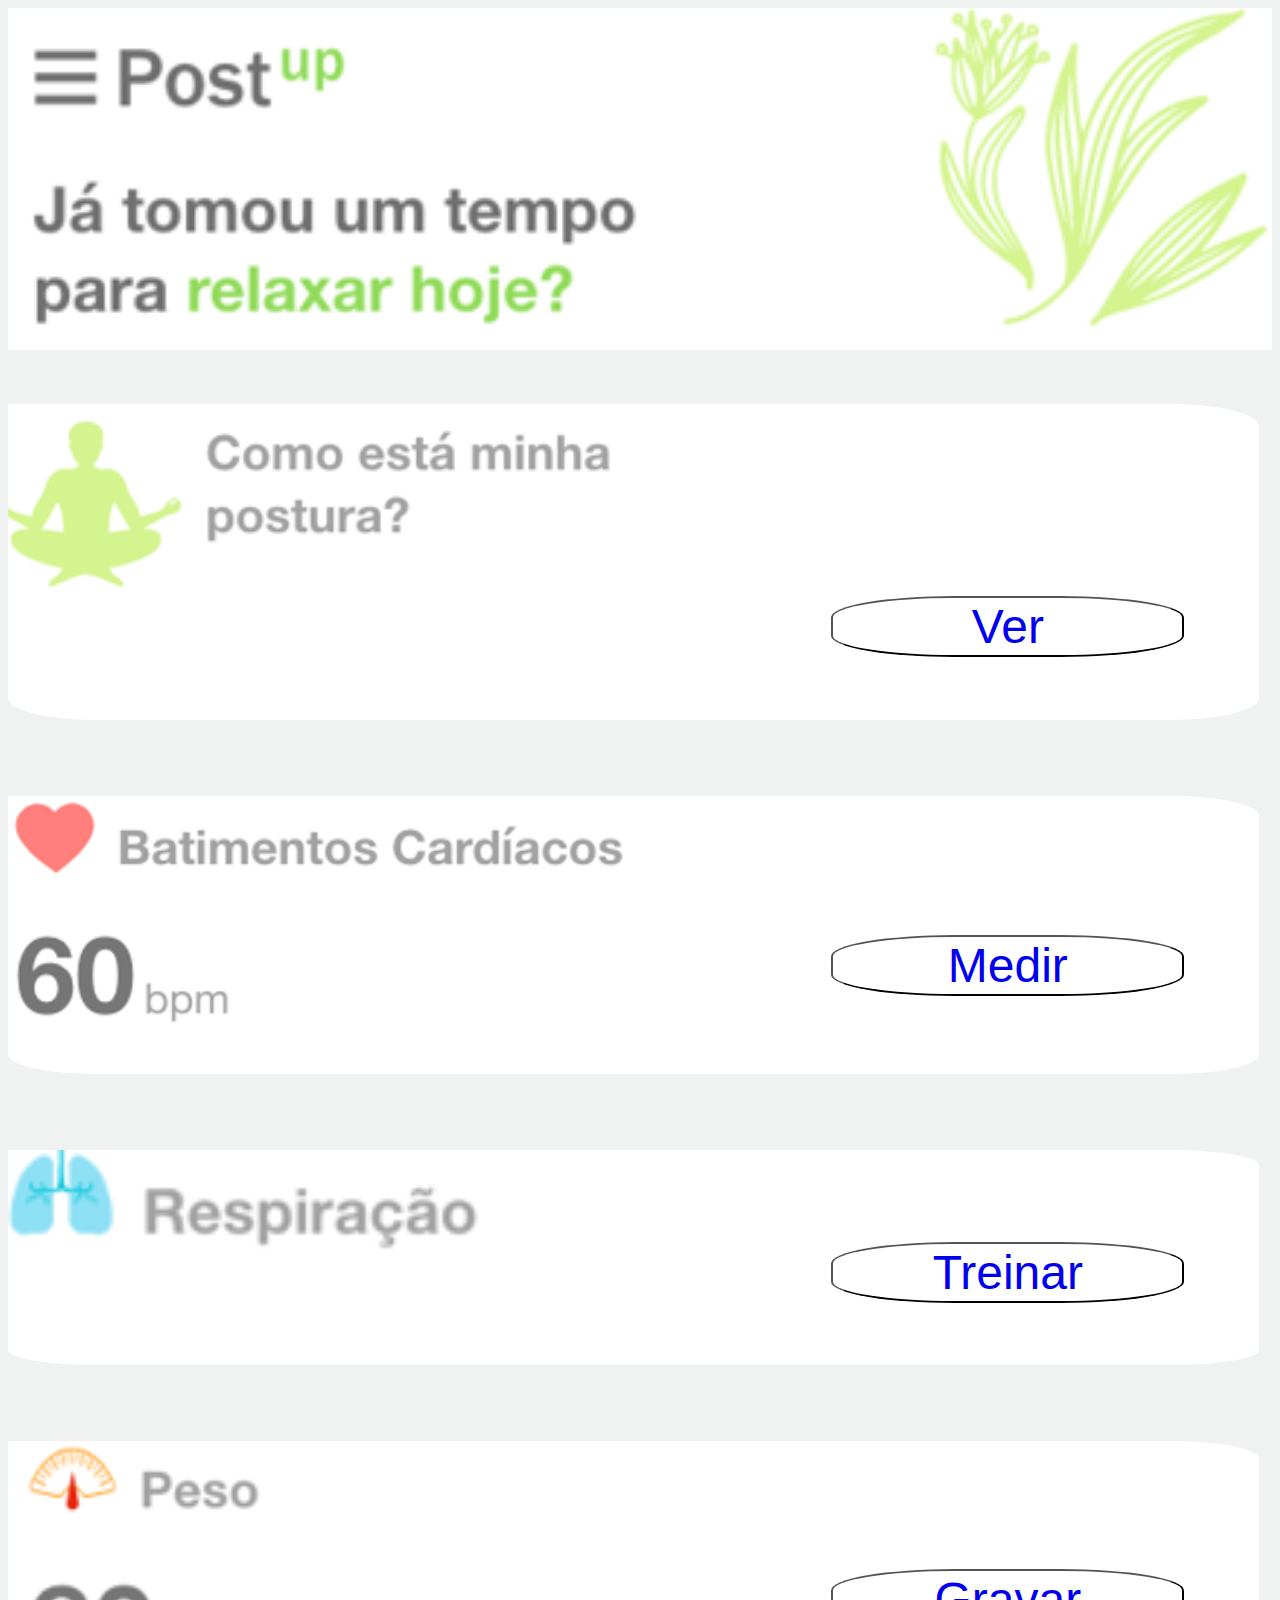
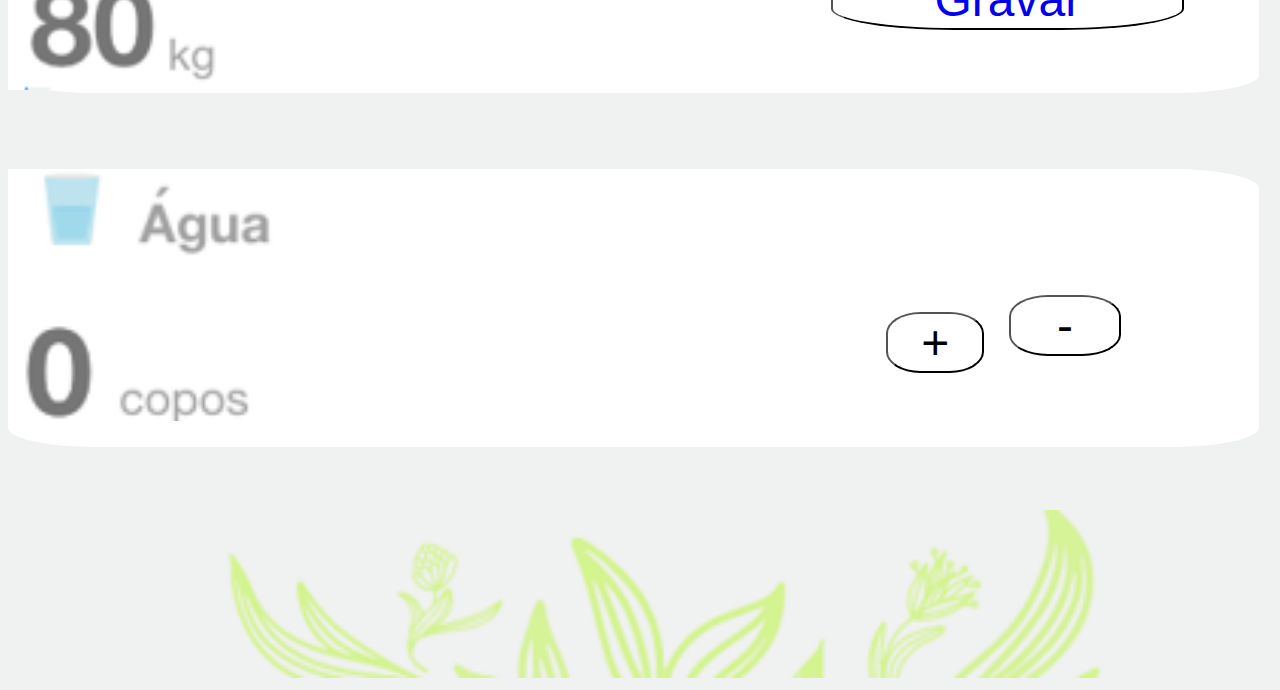
<file: index.html>
<!DOCTYPE html>
<html>
<head>
	<title>Pagina Inicial</title>
<link rel="shortcut icon" href="favicon.png" type="image/x-png"/>
<meta http-equiv=”Content-Type” content=”text/html; charset=iso-8859-1″>

</head>
<body>
<style>

body{
	background-color: #f0f1f1;
    font-family: "Helvetica Neue", Helvetica, Arial, sans-serif;
}

a.nounderline:link 
{ 
 text-decoration:none; 
} 
/* Gera um quadrado responsivo. */
.square{
    width: 99%;
    height: 5%; /* A mágica está aqui */
    padding-bottom: 25%; /* ... e está aqui */
    margin-top: 4%;
    text-align: center;
    position: relative;

}


.block{
  position: absolute;
  text-align: left;
  background: white;
  width: 100%;
  height: 100%;
  border-radius: 7%;
}
 
.pos{
	text-align: right;
	margin-top: 0%;
	margin-right: 6%;
}

.bot{
	font-size: 300%;
	background-color: white;
	width: 30%;
	border-radius: 35%;

}

.square1{
    width: 99%;
    height: 5%; /* A mágica está aqui */
    padding-bottom: 22%; /* ... e está aqui */
    margin-top: 6%;
    text-align: center;
    position: relative;

}


.block1{
  position: absolute;
  text-align: left;
  background: white;
  width: 100%;
  height: 100%;
  border-radius: 7%;
}
 
.pos1{
  text-align: right;
  margin-top: -8%;
  margin-right: 6%;
}

.bot1{
  font-size: 300%;
  background-color: white;
  width: 30%;
  border-radius: 35%;
}

.square2{
    width: 99%;
    height: 5%; /* A mágica está aqui */
    padding-bottom: 20%; /* ... e está aqui */
    margin-top: 6%;
    text-align: center;
    position: relative;

}


.block2{
  position: absolute;
  text-align: left;
  background: white;
  width: 100%;
  height: 100%;
  border-radius: 7%;
}
 
.pos2{
  text-align: right;
  margin-top: -10%;
  margin-right: 6%;
}

.bot2{
  font-size: 300%;
  background-color: white;
  width: 30%;
  border-radius: 35%;
}
	
.square3{
    width: 99%;
    height: 5%; /* A mágica está aqui */
    padding-bottom: 22%; /* ... e está aqui */
    margin-top: 6%;
    text-align: center;
    position: relative;

}


.block3{
  position: absolute;
  text-align: left;
  background: white;
  width: 100%;
  height: 100%;
  border-radius: 7%;
}
 
.pos3{
  text-align: right;
  margin-top: -9%;
  margin-right: 22%;
}

.bot3{
  font-size: 300%;
  background-color: white;
  width: 10%;
  border-radius: 35%;
}

.pos4{
  margin-top: -8%;
  margin-right: -14%; 
}

.bt4{
  font-size: 300%;
  background-color: white;
  width: 10%;
  border-radius: 35%;
}

.square5{
    width: 99%;
    height: 5%; /* A mágica está aqui */
    padding-bottom: 17%; /* ... e está aqui */
    margin-top: 6%;
    text-align: center;
    position: relative;

}


.block5{
  position: absolute;
  text-align: left;
  background: white;
  width: 100%;
  height: 100%;
  border-radius: 7%;
}
 
.pos5{
  text-align: right;
  margin-top: -3%;
  margin-right: 6%;
}

.bot5{
  font-size: 300%;
  background-color: white;
  width: 30%;
  border-radius: 35%;
}

.flor{
  text-align: center;
  margin-top: 5%;
}

</style>
<div class="foto">
	<img src="qq.png" width="100%">
</div>

<div class="square">
    <div class="block">
        <img src="sa.png" width="50%"> 
        		<div class="pos">
        			<button class="bot"><a href  ="postura.html" class="nounderline"> Ver</button></a>

        		</div>
    </div>
</div>
<div class="square1">
    <div class="block1">
        <img src="core.png" width="50%"> 
            <div class="pos1">
              <button class="bot1"><a href="batimentos.html" class="nounderline"> Medir</button></a>
            </div>
    </div>
</div>

<div class="square5">
    <div class="block5">
        <img src="resp.png" width="40%"> 
            <div class="pos5">
              <button class="bot5"><a href="respiracao.html" class="nounderline"> Treinar</button></a>
            </div>
    </div>
</div>

<div class="square2">
    <div class="block2">
        <img src="p2.png" width="22%"> 
            <div class="pos2">
              <button class="bot2"><a href="peso.html" class="nounderline"> Gravar</button></a>
            </div>
    </div>
</div>



<div class="square3">
    <div class="block3">
        <img src="ag.png" width="23%"> 
            <div class="pos3">
              <button class="bot3">+</button>
                  <div class="pos4">
                    <button class="bt4">-</button>
                  </div>
            </div>
    </div>
</div>

<div class="flor">
  <img src="flor.png" width="75%">
</div>

</body>
</html>
</file>
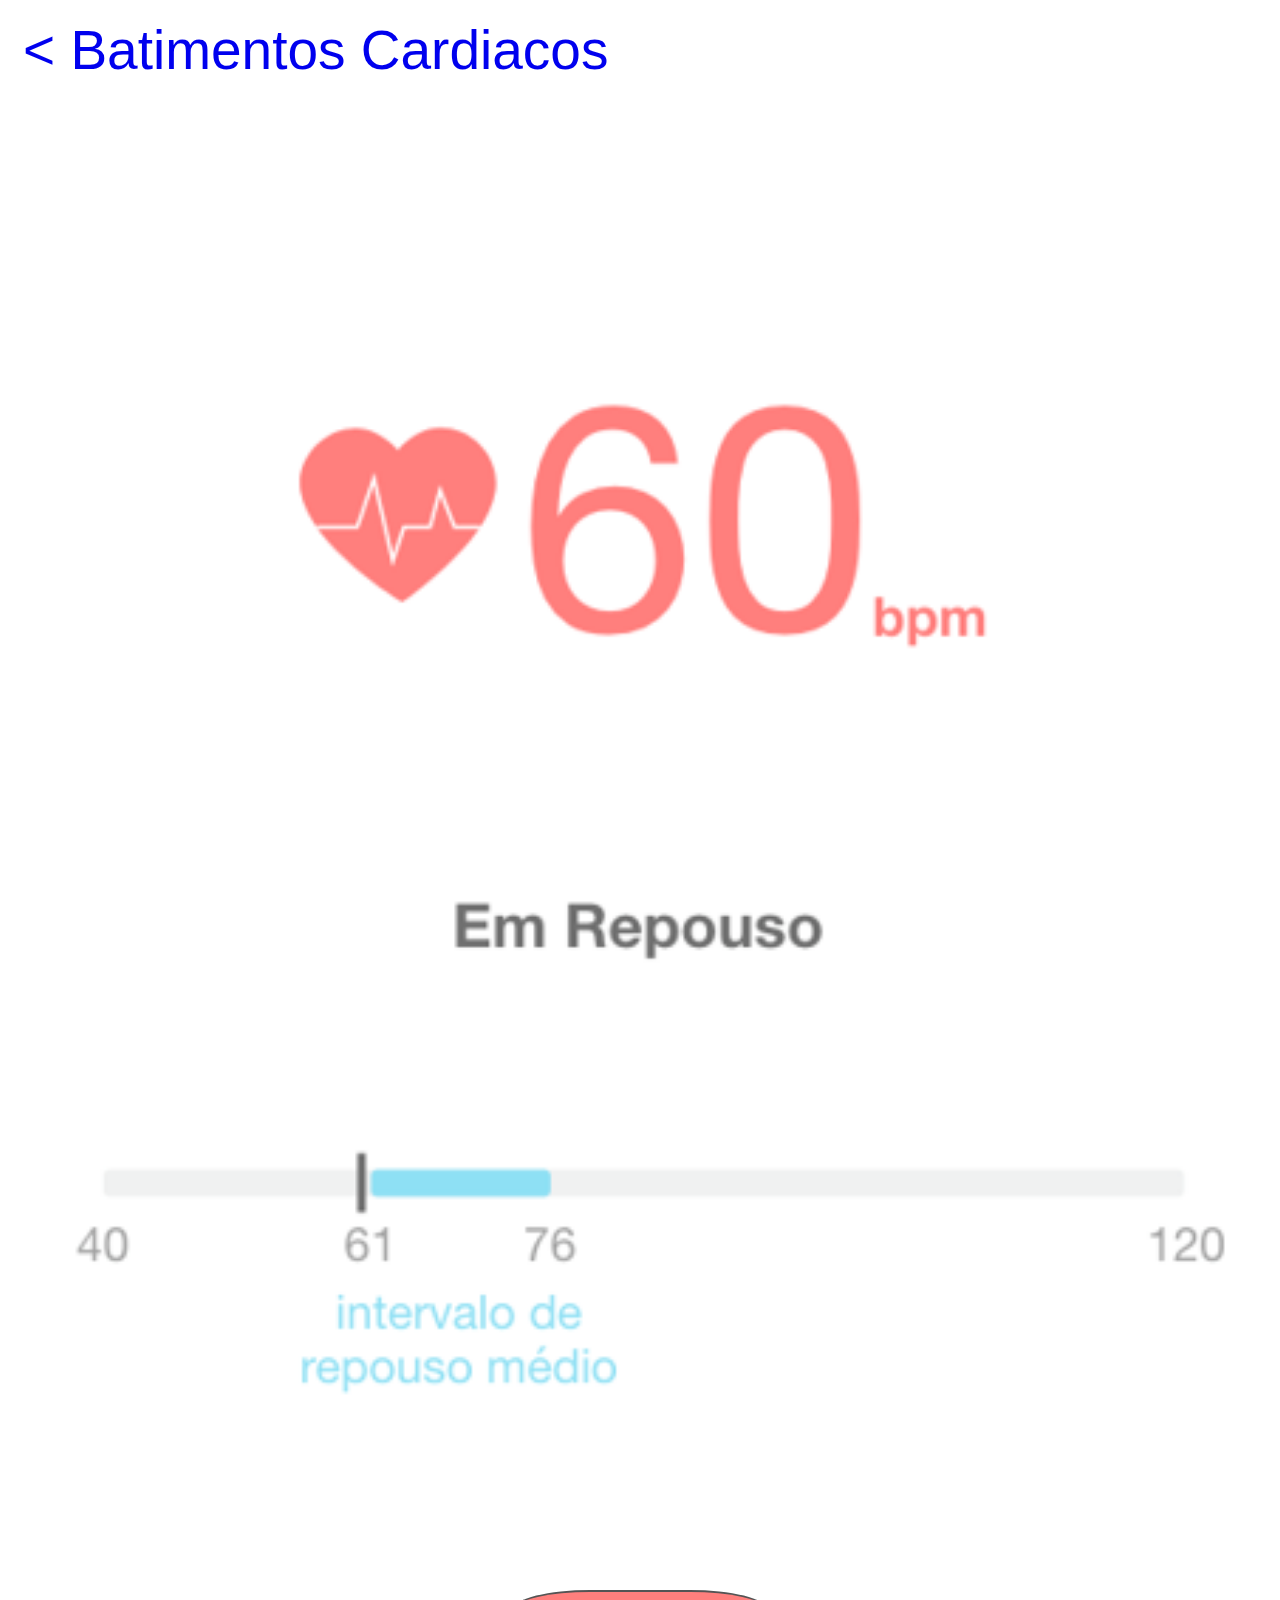
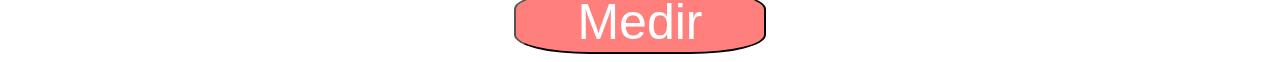
<file: batimentos.html>
<!DOCTYPE html>
<html>
<head>
	<title>Batimentos Cardíacos</title>
	<link rel="shortcut icon" href="favicon.png" type="image/x-png"/>
</head>
<body>
<style>

a.nounderline:link 
{ 
 text-decoration:none; 
} 

		.openbtn {
  font-size: 55px;
  cursor: pointer;
  background-color: white;
  color: black;
  padding: 10px 15px;
  border: none;
  color: #b3b3b3;
 
}

.openbtn:hover {
  background-color: white;
}	

.bat{
	text-align: center;
	margin-top: 20%;
	color:#595959;
	font-size: 17px;
}

.pos{
	text-align: center;
}

.nv{
	color:white;
	background: #ff7f7d;
	margin-top: 1%;
	font-size: 50px;
	border-radius: 30%;
	width: 20%;
}

</style>
<button class="openbtn"><a href="index.html" class="nounderline"> < Batimentos Cardiacos </button></a>
<div class="bat"><img src="bat.png" width="100%">
	<br><br>

</div>
<div class="pos">
<button class="nv">Medir</button>
</div>
</body>
</html>
</file>
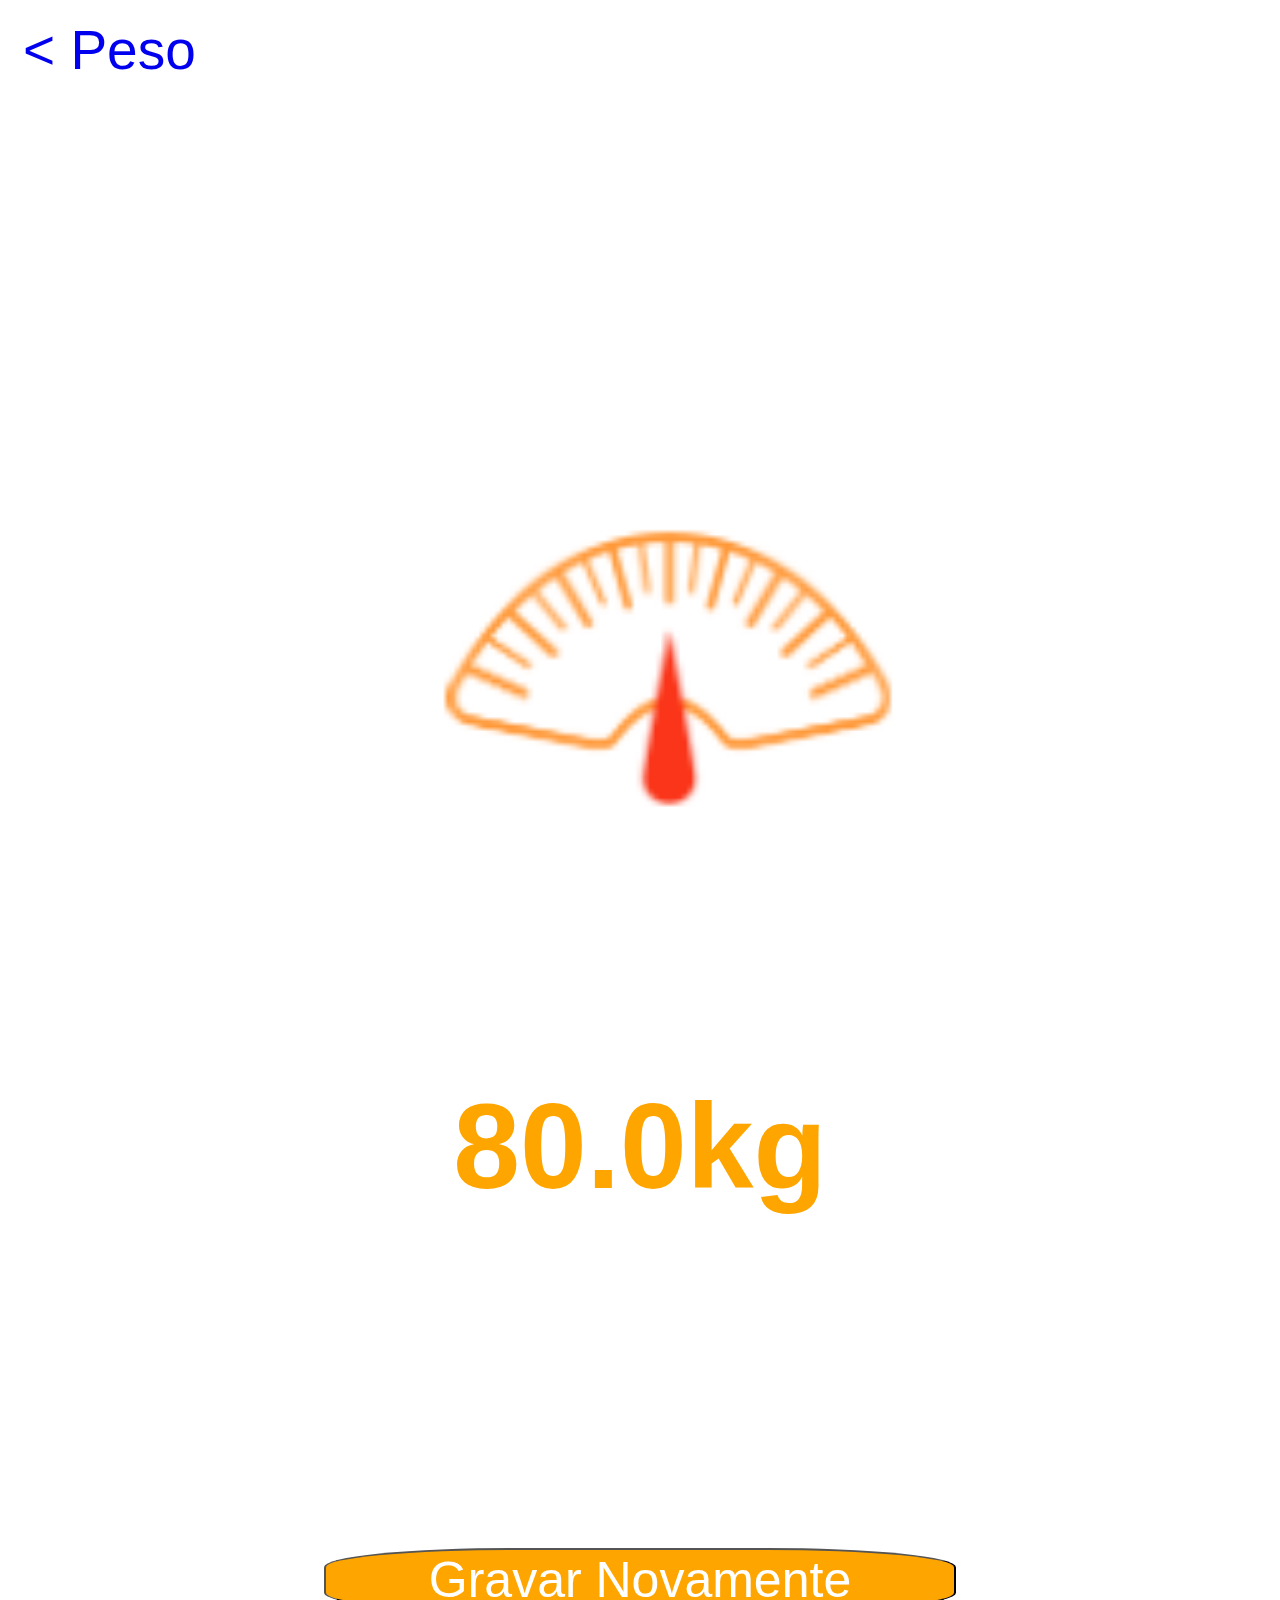
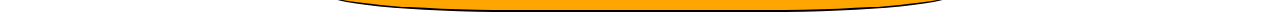
<file: peso.html>
<!DOCTYPE html>
<html>
<head>
	<title>Peso</title>
	<link rel="shortcut icon" href="favicon.png" type="image/x-png"/>
</head>
<body>

<style>
a.nounderline:link 
{ 
 text-decoration:none; 
} 

.openbtn {
  font-size: 55px;
  cursor: pointer;
  background-color: white;
  color: black;
  padding: 10px 15px;
  border: none;
  color: #b3b3b3;
 
}

.openbtn:hover {
  background-color: white;
}

.peso{
	text-align: center;
	margin-top: 30%
}

.num{
	margin-top: 20%;
	font-size: 120px;
	color: orange;
}
.nv{
	color:white;
	background: orange;

	position: center;
	margin-top: 20%;
	font-size: 50px;
	border-radius: 30%;
	width: 50%;

}

</style>
<font face="Helvetica">
<button class="openbtn"><a href="index.html" class="nounderline"> < Peso </button></a>
<div class="peso"><img src="peso.png" width="50%">

<h1 class="num">80.0kg</h1>

</div>
 <div align="center">
<button class="nv">Gravar Novamente</button>
</div>
</font>
</body>
</html>
</file>
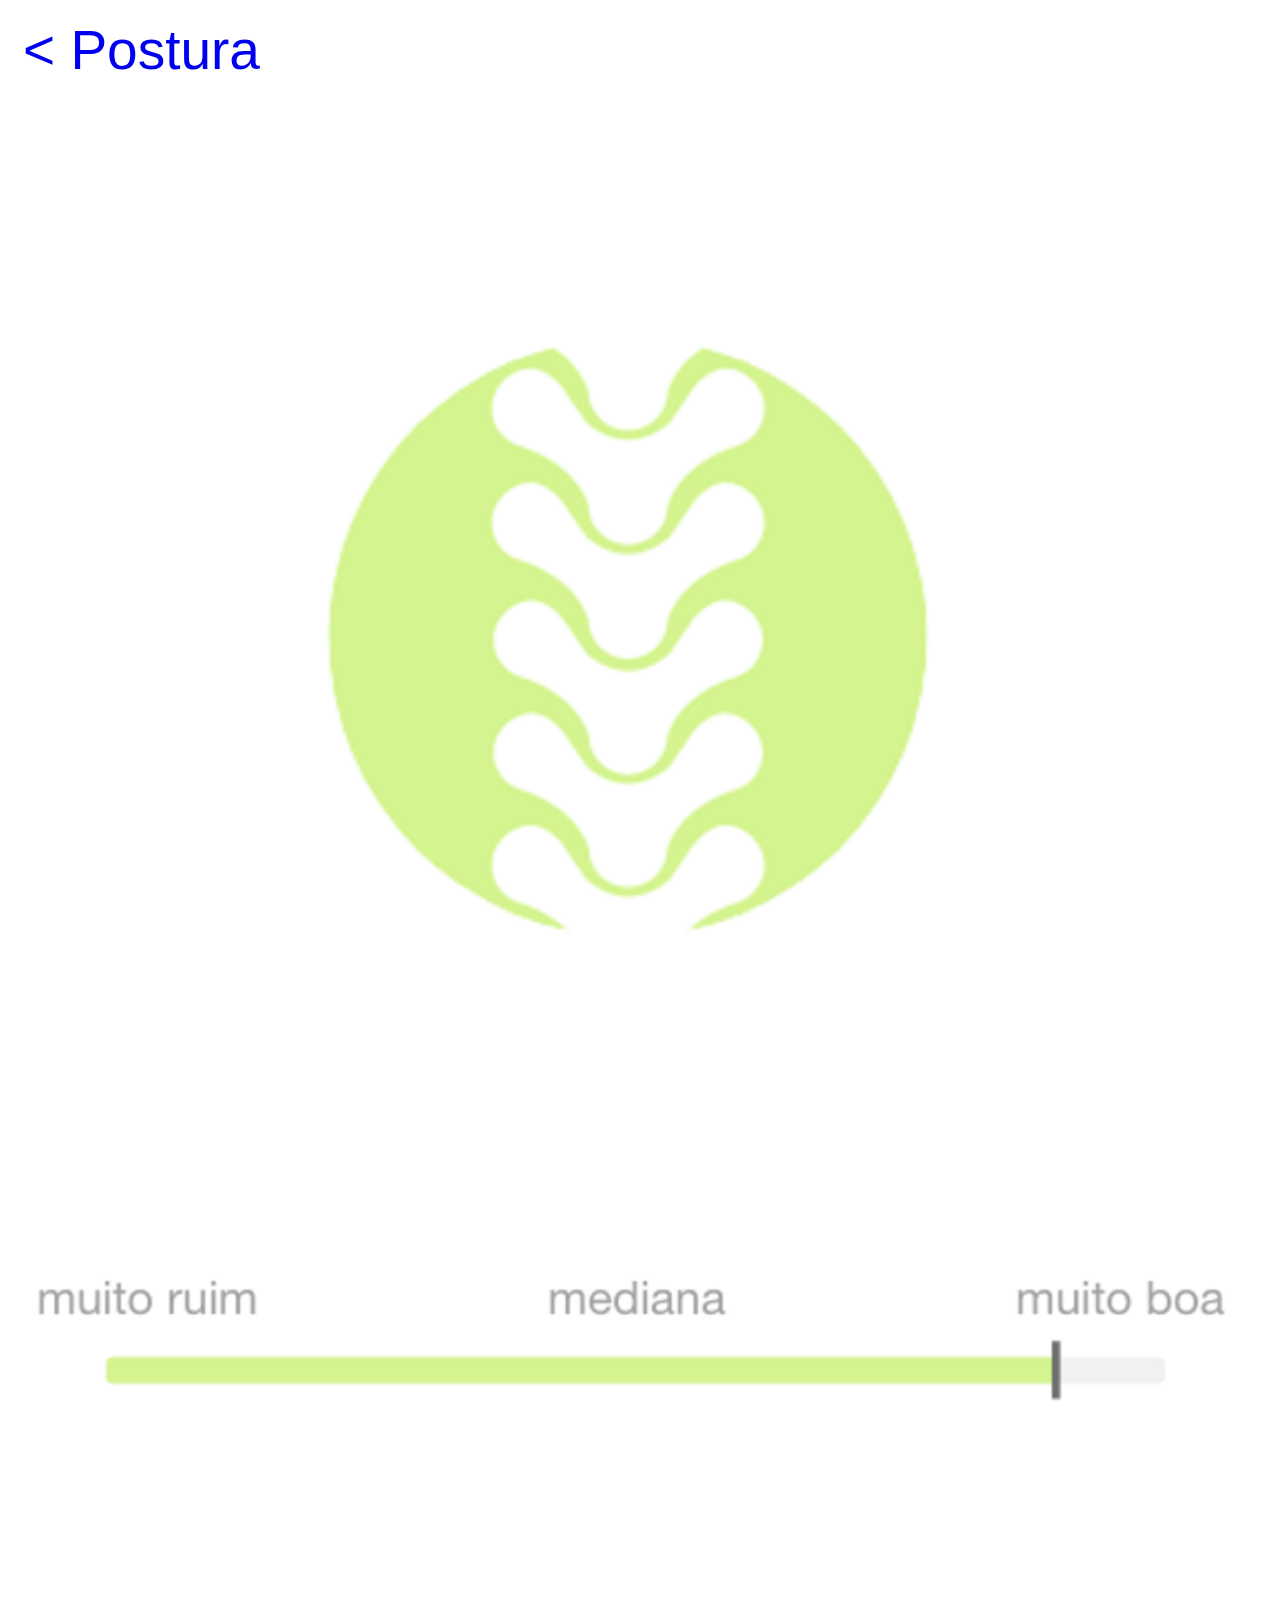
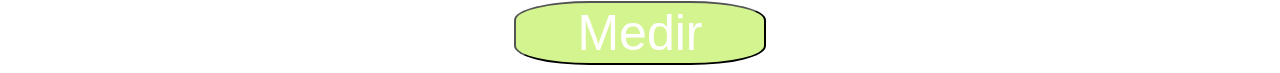
<file: postura.html>
<!DOCTYPE html>
<html>
<head>
	<title>Postura</title>
	<link rel="shortcut icon" href="favicon.png" type="image/x-png"/>
</head>
<body>
<style>

a.nounderline:link 
{ 
 text-decoration:none; 
} 

		.openbtn {
  font-size: 55px;
  cursor: pointer;
  background-color: white;
  color: black;
  padding: 10px 15px;
  border: none;
  color: #b3b3b3;
 
}

.openbtn:hover {
  background-color: white;
}	

.peso{
	text-align: center;
	margin-top: 20%;
	color:#595959;
	font-size: 17px;
}

.lis{
	text-align: center;
	margin-top: 20%;
}

.nv{
	color:white;
	background:  #d4f48f;

	position: center;
	margin-top: 11%;
	font-size: 50px;
	border-radius: 30%;
	width: 20%;

}
</style>
<button class="openbtn"><a href="index.html" class="nounderline"> < Postura </button></a>
<div class="peso"><img src="posturaa.png" width="50%">
	<br><br>

</div>

<div class="lis"><img src="list.png" width="100%">
<button class="nv">Medir</button>
</body>
</html>
</file>
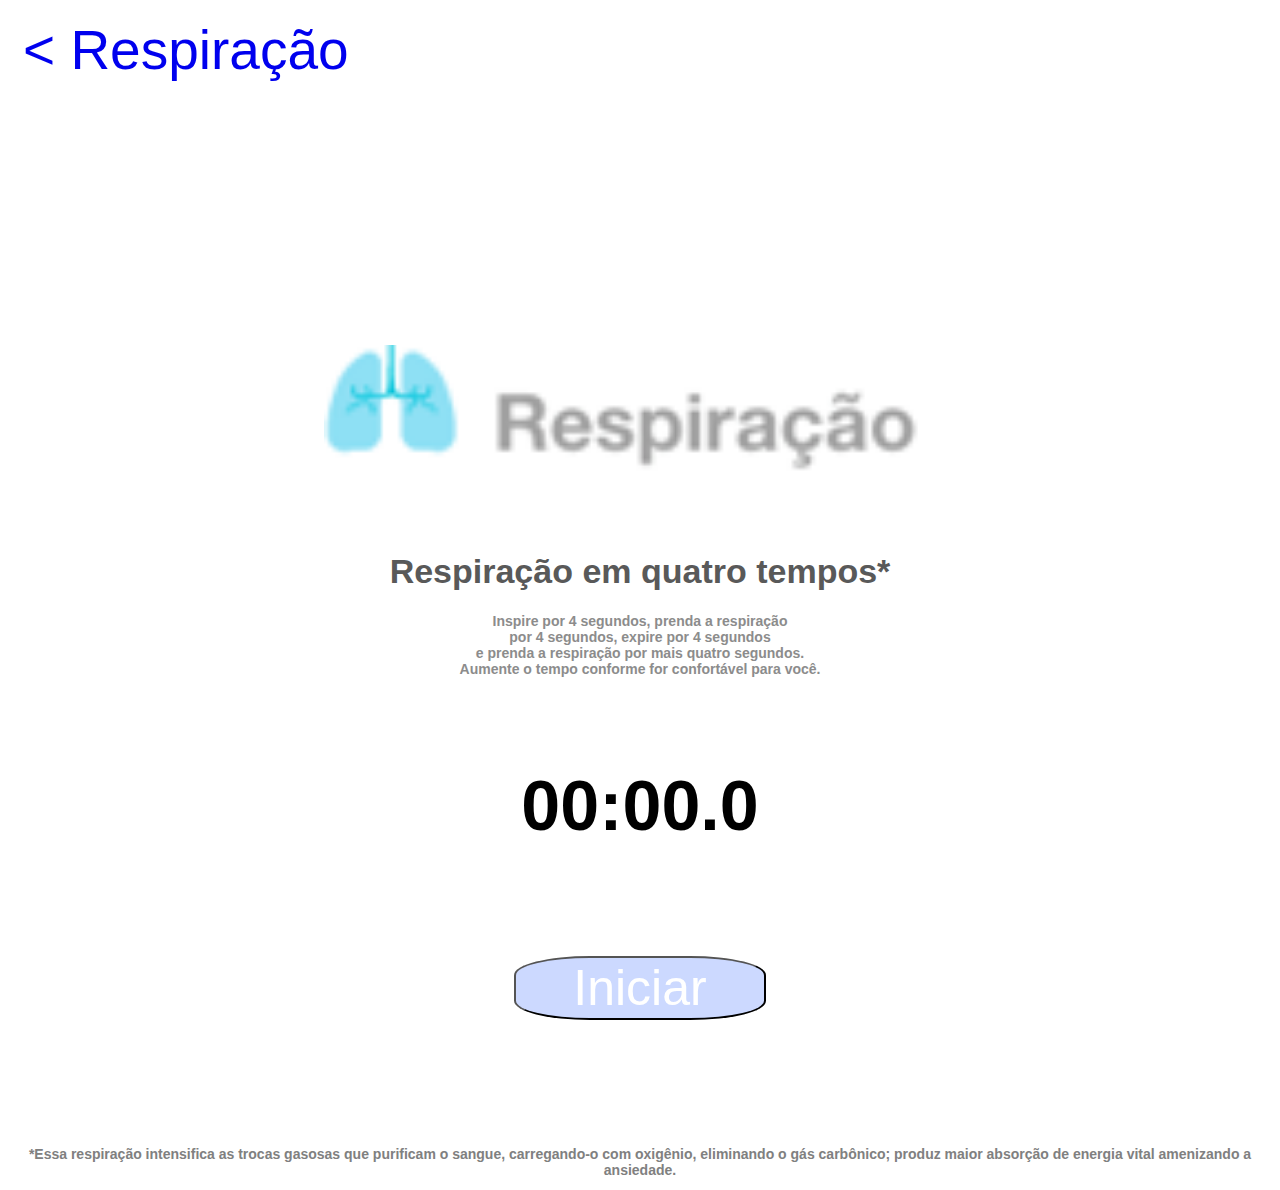
<file: respiracao.html>
<!DOCTYPE html>
<html>
<head>
	<title>Respiração</title>
	<link rel="shortcut icon" href="favicon.png" type="image/x-png"/>
	<meta http-equiv=”Content-Type” content=”text/html; charset=utf-8″>
</head>
<body>
<style>
a.nounderline:link 
{ 
 text-decoration:none; 
} 

	.openbtn {
  font-size: 55px;
  cursor: pointer;
  background-color: white;
  color: black;
  padding: 10px 15px;
  border: none;
  color: #b3b3b3;
 
}

.openbtn:hover {
  background-color: white;
}
.peso{
	text-align: center;
	margin-top: 20%;
	color:#595959;
	font-size: 17px;
}

.s{
	text-align: center;
	color:#8c8c8c;
	font-size: 14px;
}

.tempo{
	margin-top: 7%;
	font-size: 70px;
}

.nv{
	color:white;
	background:  #ccd9ff;

	position: center;
	margin-top: 5%;
	font-size: 50px;
	border-radius: 30%;
	width: 20%;

}

.w{
	margin-top: 10%;
	color: #808080;
	font-size: 14px;
}
</style>
<font face="Helvetica">
<button class="openbtn"><a href="index.html" class="nounderline"> < Respira&ccedil;&atilde;o </button></a>
<div class="peso"><img src="resp.png" width="50%">
	<br><br>
<h1>Respira&ccedil;&atilde;o em quatro tempos*</h1>
</div>
<h3 class="s">Inspire por 4 segundos, prenda a respira&ccedil;&atilde;o <br>por 4 segundos, expire por 4 segundos<br> e prenda a respira&ccedil;&atilde;o por mais quatro segundos.<br>Aumente o tempo conforme for confort&aacute;vel para voc&ecirc;.</h3>

<div align="center">
<h1 class="tempo">00:00.0</h1>
</div>
 <div align="center">
<button class="nv">Iniciar</button>
</div>

<div align="center">
<h2 class="w"> *Essa respira&ccedil;&atilde;o intensifica as trocas gasosas que purificam o sangue, carregando-o com oxig&ecirc;nio, eliminando o g&aacute;s carb&ocirc;nico; produz maior absor&ccedil;&atilde;o de energia vital amenizando a ansiedade.</h2>
</div>
</font>
</body>
</html>
</file>
